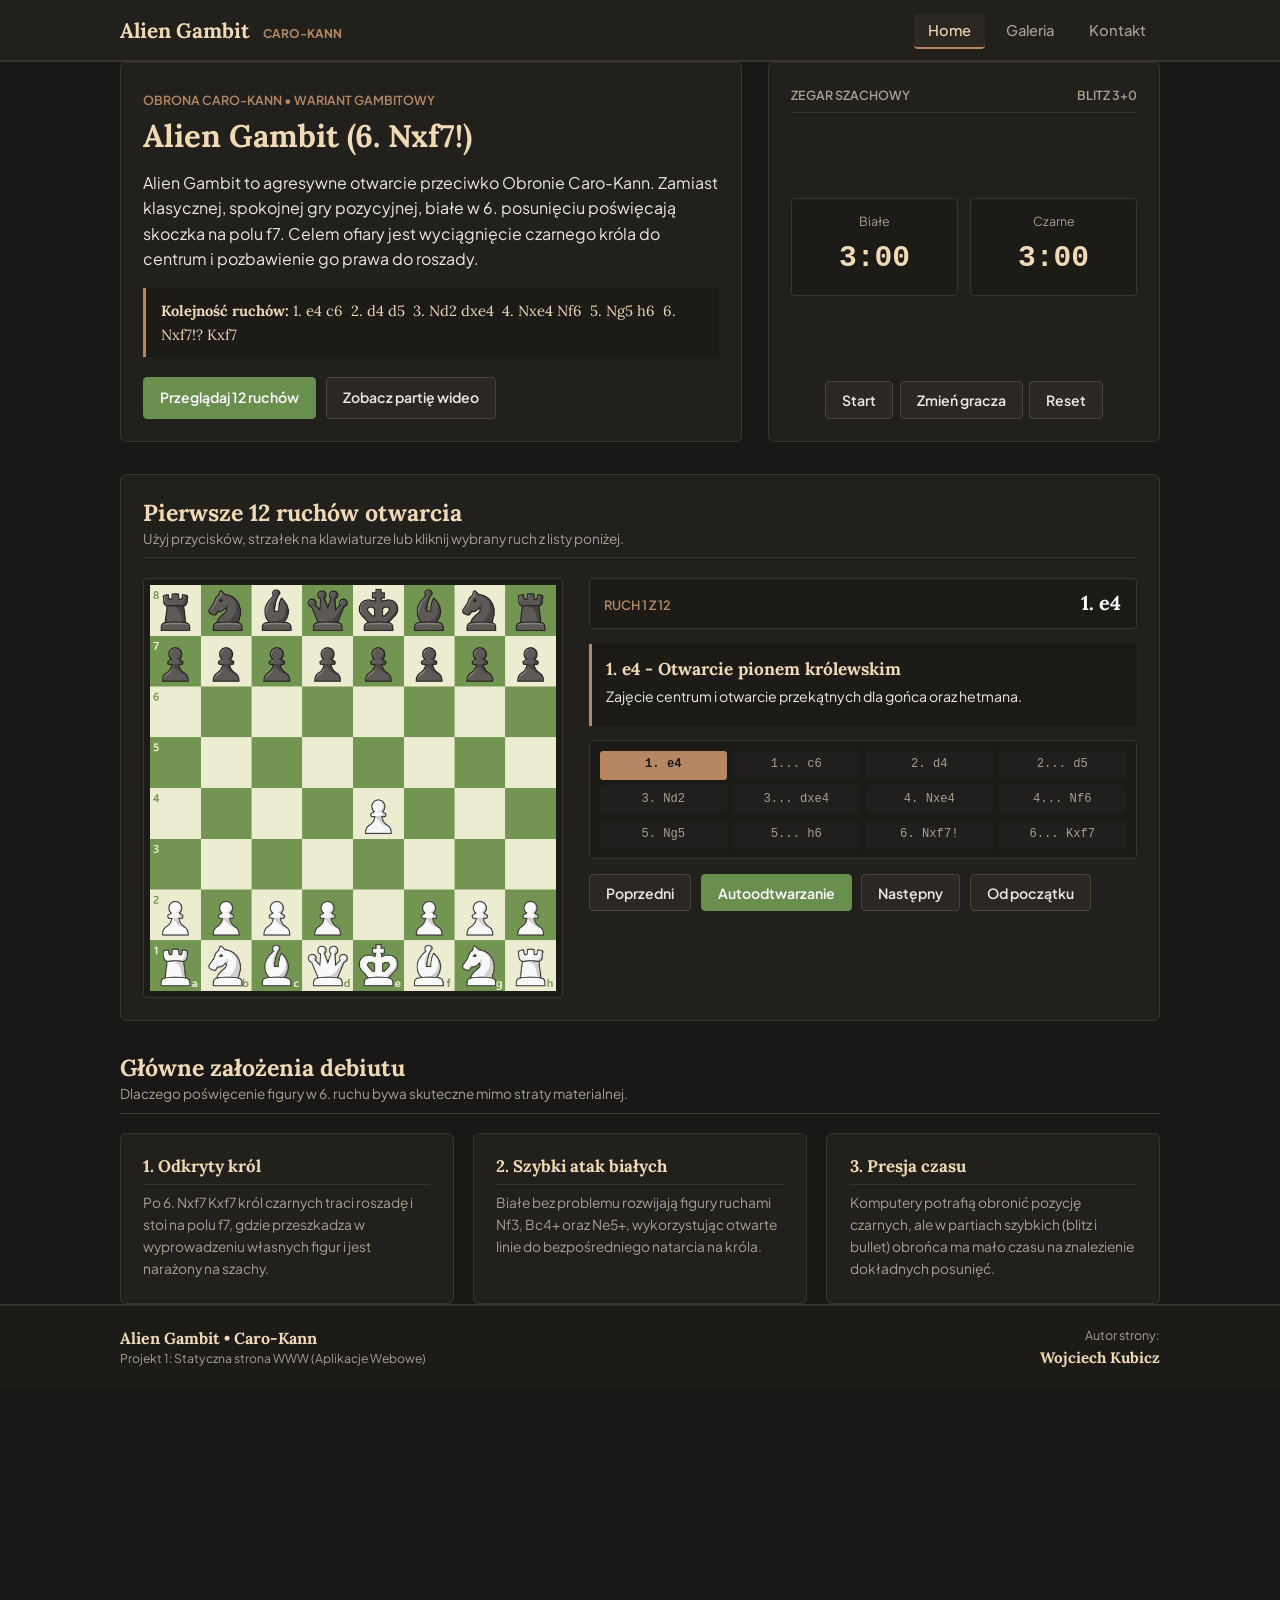
<file: index.html>
<!DOCTYPE html>
<html lang="pl">
<head>
  <meta charset="UTF-8">
  <meta http-equiv="refresh" content="0; url=Projekt_Alien_Gambit/index.html">
  <title>Alien Gambit</title>
</head>
<body>
  <p>Przekierowywanie do projektu: <a href="Projekt_Alien_Gambit/index.html">Alien Gambit</a></p>
</body>
</html>
</file>
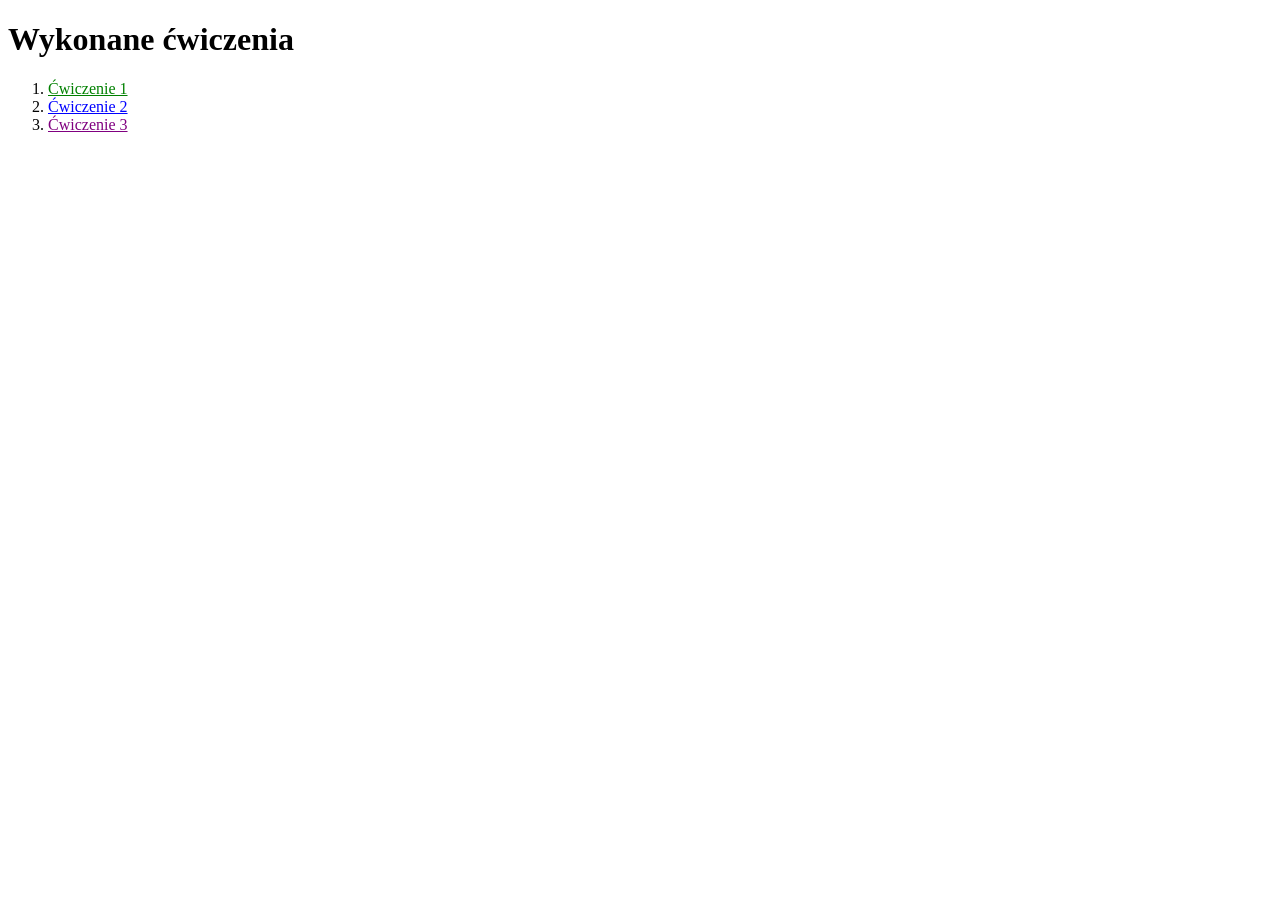
<file: Lab_01/index.html>
<!DOCTYPE html>
<html lang="pl">
<head>
    <meta charset="UTF-8">
    <title>Strona Główna - Lab 1</title>
    <link rel="stylesheet" href="style.css">
</head>
<body>
    <h1>Wykonane ćwiczenia</h1>
    
    <ol>
        <li><a href="cwiczenie1.html" class="link-cw1">Ćwiczenie 1</a></li>
        <li><a href="cwiczenie2.html" class="link-cw2">Ćwiczenie 2</a></li>
        <li><a href="cwiczenie3.html" class="link-cw3">Ćwiczenie 3</a></li>
    </ol>
</body>
</html>
</file>
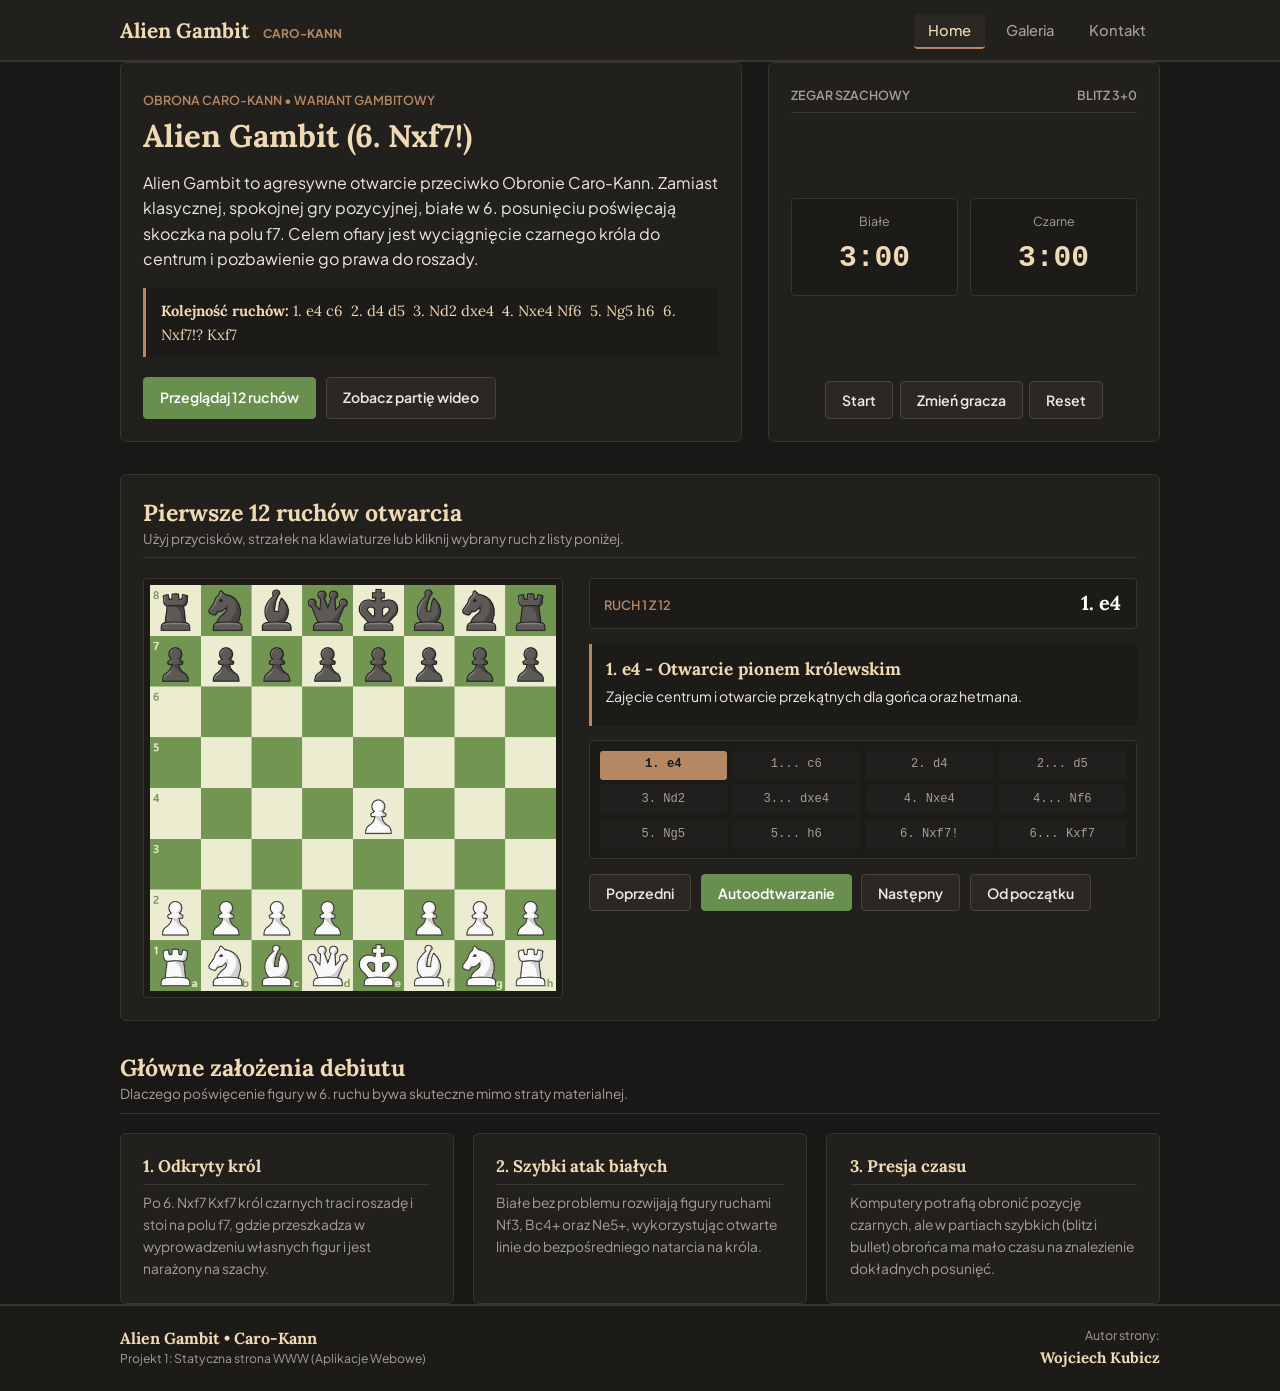
<file: Projekt_Alien_Gambit/index.html>
<!DOCTYPE html>
<html lang="pl">
<head>
  <meta charset="UTF-8" />
  <meta name="viewport" content="width=device-width, initial-scale=1.0" />
  <title>Alien Gambit | Otwarcie szachowe w Obronie Caro-Kann</title>
  <link rel="stylesheet" href="style.css" />
</head>
<body>

  <header class="site-header">
    <div class="container">
      <a href="index.html" class="logo">Alien Gambit <span>Caro-Kann</span></a>
      <button class="menu-btn" id="menu-btn" aria-label="Menu">&#9776;</button>
      <nav class="nav-menu" id="nav-menu">
        <ul class="nav-links">
          <li><a href="index.html" class="nav-link active">Home</a></li>
          <li><a href="gallery.html" class="nav-link">Galeria</a></li>
          <li><a href="contact.html" class="nav-link">Kontakt</a></li>
        </ul>
      </nav>
    </div>
  </header>

  <main class="container">

    <section class="intro-grid">
      <article class="panel">
        <span class="intro-meta">Obrona Caro-Kann &bull; Wariant gambitowy</span>
        <h1 class="intro-title">Alien Gambit (6. Nxf7!)</h1>
        <p>
          Alien Gambit to agresywne otwarcie przeciwko Obronie Caro-Kann. Zamiast klasycznej, 
          spokojnej gry pozycyjnej, białe w 6. posunięciu poświęcają skoczka na polu f7. 
          Celem ofiary jest wyciągnięcie czarnego króla do centrum i pozbawienie go prawa do roszady.
        </p>

        <div class="moves-strip">
          <strong>Kolejność ruchów:</strong> 1. e4 c6 &nbsp;2. d4 d5 &nbsp;3. Nd2 dxe4 &nbsp;4. Nxe4 Nf6 &nbsp;5. Ng5 h6 &nbsp;6. Nxf7!? Kxf7
        </div>

        <div class="btn-row">
          <a href="#move-viewer" class="btn btn-primary">Przeglądaj 12 ruchów</a>
          <a href="gallery.html" class="btn">Zobacz partię wideo</a>
        </div>
      </article>

      <aside class="panel clock-box" id="chess-clock">
        <div class="clock-head">
          <span>Zegar szachowy</span>
          <span>Blitz 3+0</span>
        </div>

        <div class="clock-faces">
          <div class="clock-side active" id="player-white">
            <div class="clock-label">Białe</div>
            <div class="clock-digits" id="time-white">3:00</div>
          </div>
          <div class="clock-side" id="player-black">
            <div class="clock-label">Czarne</div>
            <div class="clock-digits" id="time-black">3:00</div>
          </div>
        </div>

        <div class="clock-actions">
          <button class="btn" id="clock-start">Start</button>
          <button class="btn" id="clock-switch">Zmień gracza</button>
          <button class="btn" id="clock-reset">Reset</button>
        </div>
      </aside>
    </section>

    <section id="move-viewer" class="panel" style="margin-bottom: 2rem;">
      <div class="section-head">
        <h2>Pierwsze 12 ruchów otwarcia</h2>
        <p>Użyj przycisków, strzałek na klawiaturze lub kliknij wybrany ruch z listy poniżej.</p>
      </div>

      <div class="viewer-grid">
        <div class="board-frame">
          <img id="board-img" src="assets/board1.png" alt="Szachownica Alien Gambit" />
          <div id="sac-tag" class="sac-tag">Ofiara skoczka</div>
        </div>

        <div class="viewer-info">
          <div class="step-bar">
            <span class="step-count" id="step-count">Ruch 1 z 12</span>
            <span class="step-ply" id="ply-text">1. e4</span>
          </div>

          <div class="step-note">
            <h3 id="step-title">1. e4 - Otwarcie pionem królewskim</h3>
            <p id="step-desc">Zajęcie centrum i otwarcie przekątnych dla gońca oraz hetmana.</p>
          </div>

          <div class="moves-grid" id="moves-grid"></div>

          <div class="btn-row">
            <button class="btn" id="btn-prev">Poprzedni</button>
            <button class="btn btn-primary" id="btn-auto">Autoodtwarzanie</button>
            <button class="btn" id="btn-next">Następny</button>
            <button class="btn" id="btn-reset">Od początku</button>
          </div>
        </div>
      </div>
    </section>

    <section>
      <div class="section-head">
        <h2>Główne założenia debiutu</h2>
        <p>Dlaczego poświęcenie figury w 6. ruchu bywa skuteczne mimo straty materialnej.</p>
      </div>

      <div class="theory-grid">
        <article class="panel theory-card">
          <h3>1. Odkryty król</h3>
          <p>
            Po 6. Nxf7 Kxf7 król czarnych traci roszadę i stoi na polu f7, gdzie przeszkadza 
            w wyprowadzeniu własnych figur i jest narażony na szachy.
          </p>
        </article>

        <article class="panel theory-card">
          <h3>2. Szybki atak białych</h3>
          <p>
            Białe bez problemu rozwijają figury ruchami Nf3, Bc4+ oraz Ne5+, 
            wykorzystując otwarte linie do bezpośredniego natarcia na króla.
          </p>
        </article>

        <article class="panel theory-card">
          <h3>3. Presja czasu</h3>
          <p>
            Komputery potrafią obronić pozycję czarnych, ale w partiach szybkich (blitz i bullet) 
            obrońca ma mało czasu na znalezienie dokładnych posunięć.
          </p>
        </article>
      </div>
    </section>

  </main>

  <footer class="site-footer">
    <div class="container">
      <div class="footer-left">
        <h4>Alien Gambit &bull; Caro-Kann</h4>
        <p>Projekt 1: Statyczna strona WWW (Aplikacje Webowe)</p>
      </div>
      <div class="footer-right">
        <span>Autor strony:</span>
        <strong>Wojciech Kubicz</strong>
      </div>
    </div>
  </footer>

  <script src="script.js"></script>
</body>
</html>
</file>
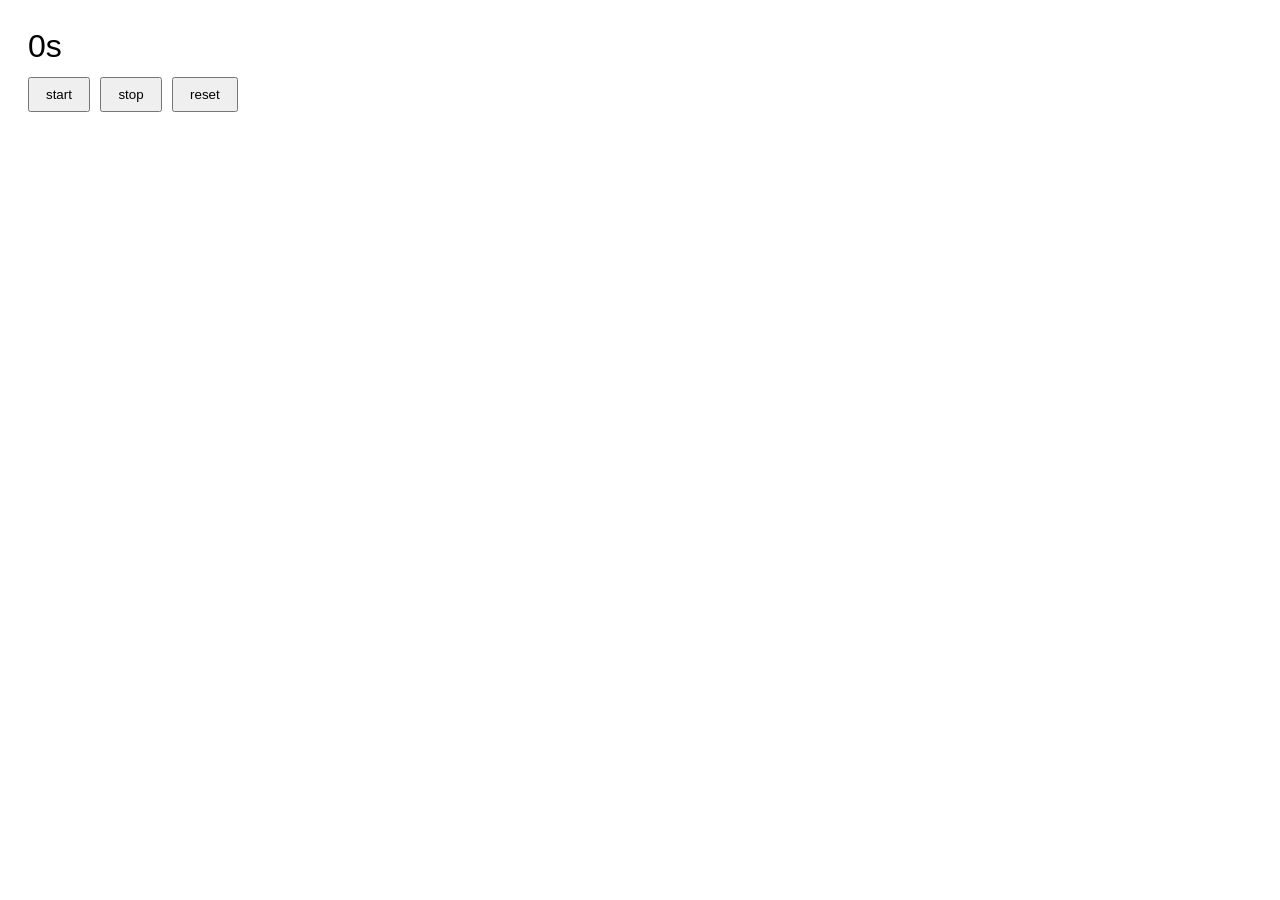
<file: lab03/cw1_stoper.html>
<!DOCTYPE html>
<html lang="pl">
<head>
  <meta charset="UTF-8">
  <title>Ćwiczenie 1: Stoper</title>
  <style>
    body { font-family: sans-serif; padding: 20px; }
    #czas { font-size: 2rem; margin-bottom: 12px; }
    button { padding: 8px 16px; margin-right: 6px; cursor: pointer; }
  </style>
</head>
<body>
  <div id="czas">0s</div>
  <button id="startBtn">start</button>
  <button id="stopBtn">stop</button>
  <button id="resetBtn">reset</button>

  <script>
    let sekundy = 0;
    let timer = null;

    const wyswietlacz = document.getElementById("czas");

    function aktualizujWidok() {
      if (sekundy < 60) {
        wyswietlacz.textContent = sekundy + "s";
      } else {
        const min = Math.floor(sekundy / 60);
        const sek = sekundy % 60;
        wyswietlacz.textContent = min + "min " + sek + "s";
      }
    }

    document.getElementById("startBtn").addEventListener("click", () => {
      if (timer !== null) return;
      timer = setInterval(() => {
        sekundy++;
        aktualizujWidok();
      }, 1000);
    });

    document.getElementById("stopBtn").addEventListener("click", () => {
      clearInterval(timer);
      timer = null;
    });

    document.getElementById("resetBtn").addEventListener("click", () => {
      clearInterval(timer);
      timer = null;
      sekundy = 0;
      aktualizujWidok();
    });
  </script>
</body>
</html>
</file>
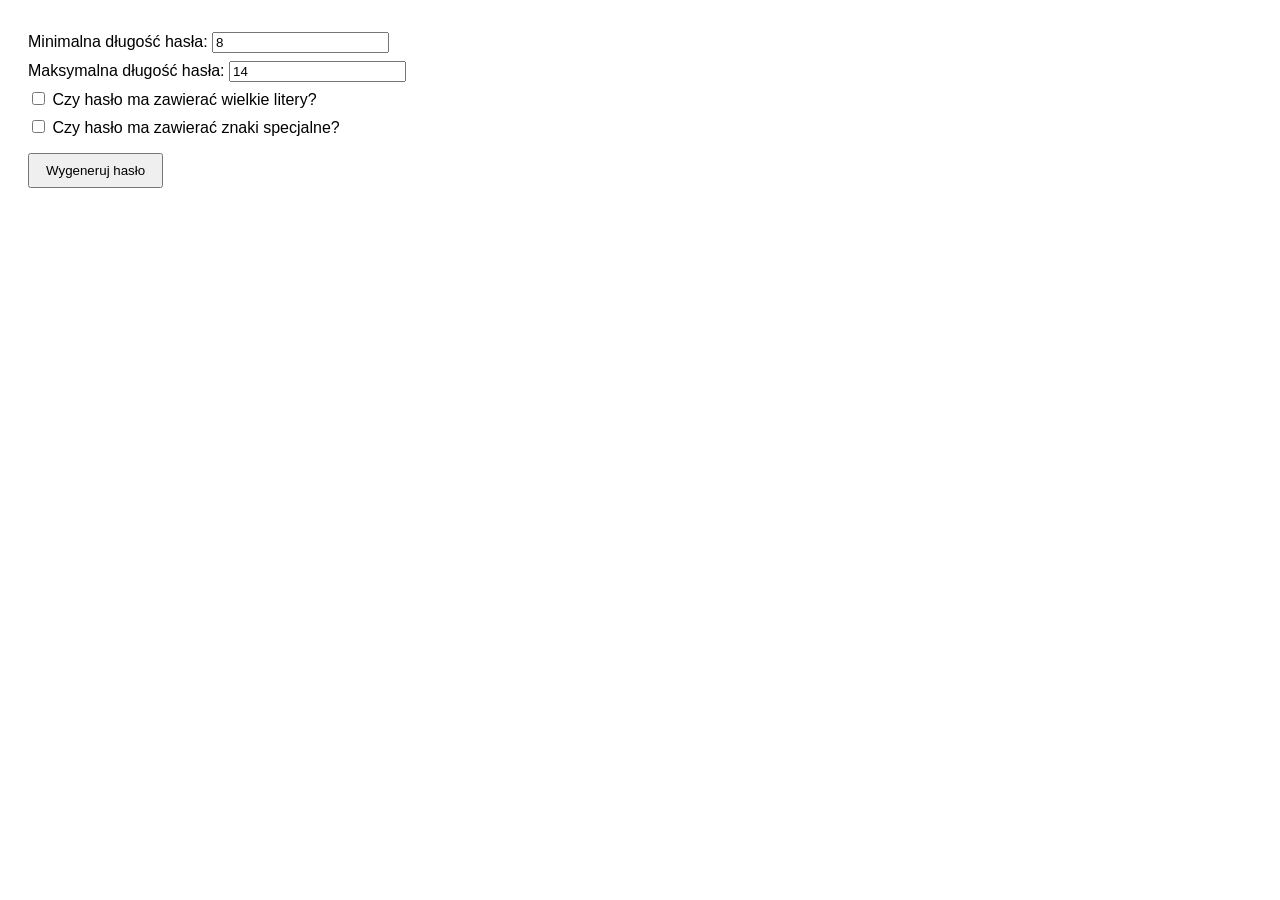
<file: lab03/cw2_generator.html>
<!DOCTYPE html>
<html lang="pl">
<head>
  <meta charset="UTF-8">
  <title>Ćwiczenie 2: Generator haseł</title>
  <style>
    body { font-family: sans-serif; padding: 20px; line-height: 1.8; }
    label { display: block; }
    button { margin-top: 10px; padding: 8px 16px; cursor: pointer; }
  </style>
</head>
<body>
  <label>Minimalna długość hasła: <input type="text" id="minLen" value="8"></label>
  <label>Maksymalna długość hasła: <input type="text" id="maxLen" value="14"></label>
  <label><input type="checkbox" id="wielkie"> Czy hasło ma zawierać wielkie litery?</label>
  <label><input type="checkbox" id="specjalne"> Czy hasło ma zawierać znaki specjalne?</label>
  <button id="generujBtn">Wygeneruj hasło</button>

  <script>
    const maleZnaki = "abcdefghijklmnopqrstuvwxyz0123456789";
    const wielkieZnaki = "ABCDEFGHIJKLMNOPQRSTUVWXYZ";
    const znakiSpecjalne = "!@#$%^&*()-_=+[]{};:,.<>?";

    function losujZnak(zestaw) {
      return zestaw[Math.floor(Math.random() * zestaw.length)];
    }

    document.getElementById("generujBtn").addEventListener("click", () => {
      const min = parseInt(document.getElementById("minLen").value, 10);
      const max = parseInt(document.getElementById("maxLen").value, 10);
      const czyWielkie = document.getElementById("wielkie").checked;
      const czySpecjalne = document.getElementById("specjalne").checked;

      if (isNaN(min) || isNaN(max) || min <= 0 || max < min) {
        alert("Podaj poprawne długości hasła (min > 0, max >= min).");
        return;
      }

      const dlugosc = Math.floor(Math.random() * (max - min + 1)) + min;
      let pula = maleZnaki;
      const wynik = [];

      if (czyWielkie) {
        pula += wielkieZnaki;
        wynik.push(losujZnak(wielkieZnaki));
      }
      if (czySpecjalne) {
        pula += znakiSpecjalne;
        wynik.push(losujZnak(znakiSpecjalne));
      }

      while (wynik.length < dlugosc) {
        wynik.push(losujZnak(pula));
      }

      // Krótkie przetasowanie, aby wymuszone znaki nie były zawsze na początku
      wynik.sort(() => Math.random() - 0.5);
      alert("Wygenerowane hasło: " + wynik.slice(0, dlugosc).join(""));
    });
  </script>
</body>
</html>
</file>
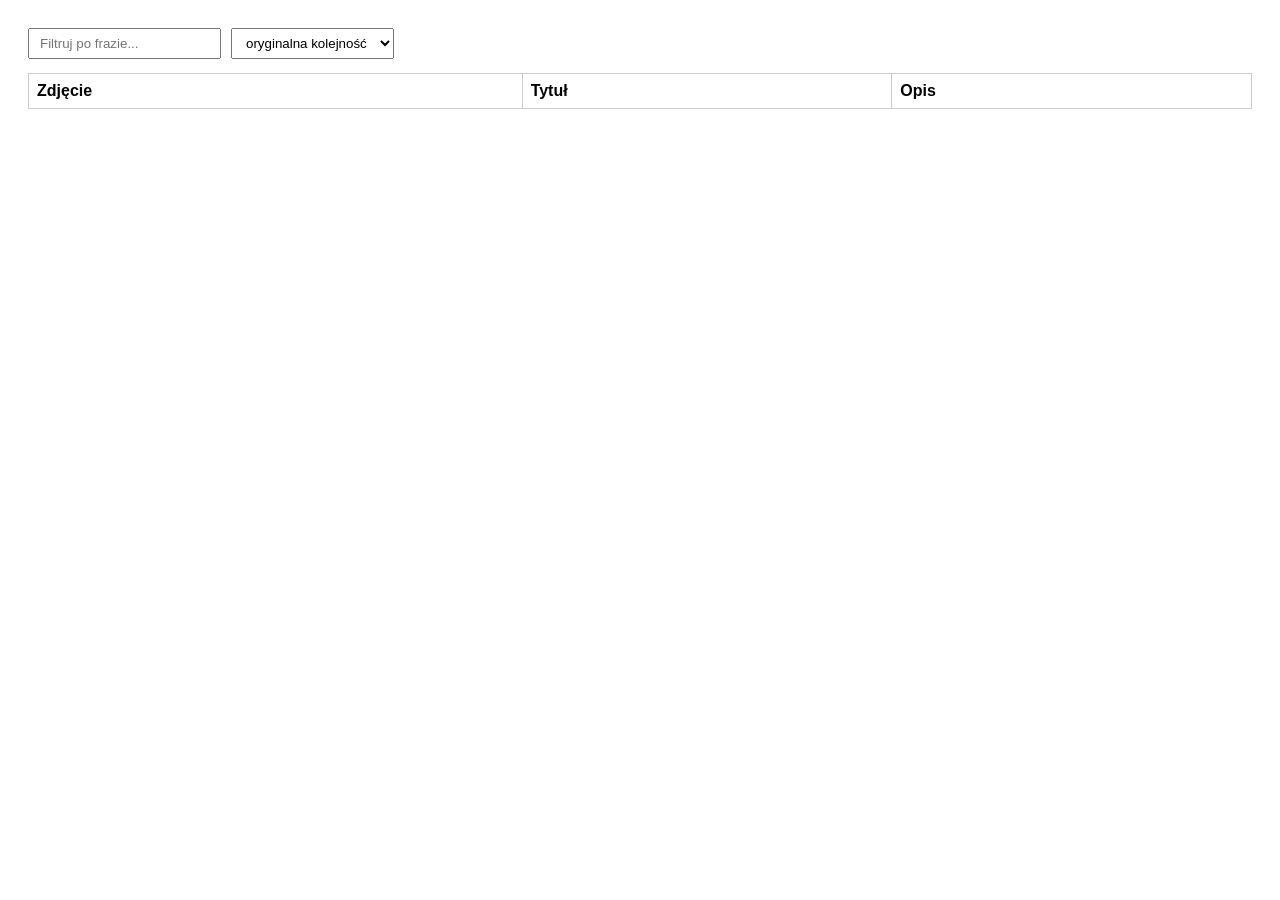
<file: lab03/cw3_produkty.html>
<!DOCTYPE html>
<html lang="pl">
<head>
  <meta charset="UTF-8">
  <title>Ćwiczenie 3: Produkty z API</title>
  <style>
    body { font-family: sans-serif; padding: 20px; }
    .filtry { margin-bottom: 14px; display: flex; gap: 10px; }
    input, select { padding: 6px 10px; }
    table { width: 100%; border-collapse: collapse; }
    th, td { border: 1px solid #ccc; padding: 8px; text-align: left; }
    img { width: 80px; height: auto; display: block; }
  </style>
</head>
<body>
  <div class="filtry">
    <input type="text" id="szukaj" placeholder="Filtruj po frazie...">
    <select id="sortuj">
      <option value="oryginalna">oryginalna kolejność</option>
      <option value="rosnaco">rosnąco</option>
      <option value="malejaco">malejąco</option>
    </select>
  </div>

  <table>
    <thead>
      <tr>
        <th>Zdjęcie</th>
        <th>Tytuł</th>
        <th>Opis</th>
      </tr>
    </thead>
    <tbody id="tabelaBody"></tbody>
  </table>

  <script>
    let oryginalneProdukty = [];
    const szukajInput = document.getElementById("szukaj");
    const sortujSelect = document.getElementById("sortuj");
    const tabelaBody = document.getElementById("tabelaBody");

    function wyswietlProdukty(lista) {
      tabelaBody.innerHTML = "";

      lista.forEach((produkt) => {
        const tr = document.createElement("tr");

        const tdImg = document.createElement("td");
        const img = document.createElement("img");
        img.src = produkt.thumbnail;
        img.alt = produkt.title;
        tdImg.appendChild(img);

        const tdTitle = document.createElement("td");
        tdTitle.textContent = produkt.title;

        const tdDesc = document.createElement("td");
        tdDesc.textContent = produkt.description;

        tr.appendChild(tdImg);
        tr.appendChild(tdTitle);
        tr.appendChild(tdDesc);
        tabelaBody.appendChild(tr);
      });
    }

    function aktualizujWidok() {
      const fraza = szukajInput.value.toLowerCase().trim();
      const trybSortowania = sortujSelect.value;

      let przefiltrowane = oryginalneProdukty.filter((p) =>
        p.title.toLowerCase().includes(fraza) ||
        p.description.toLowerCase().includes(fraza)
      );

      if (trybSortowania === "rosnaco") {
        przefiltrowane.sort((a, b) => a.title.localeCompare(b.title));
      } else if (trybSortowania === "malejaco") {
        przefiltrowane.sort((a, b) => b.title.localeCompare(a.title));
      }

      wyswietlProdukty(przefiltrowane);
    }

    async function pobierzDane() {
      const odpowiedz = await fetch("https://dummyjson.com/products");
      const dane = await odpowiedz.json();
      oryginalneProdukty = dane.products.slice(0, 30);
      aktualizujWidok();
    }

    szukajInput.addEventListener("input", aktualizujWidok);
    sortujSelect.addEventListener("change", aktualizujWidok);

    pobierzDane();
  </script>
</body>
</html>
</file>
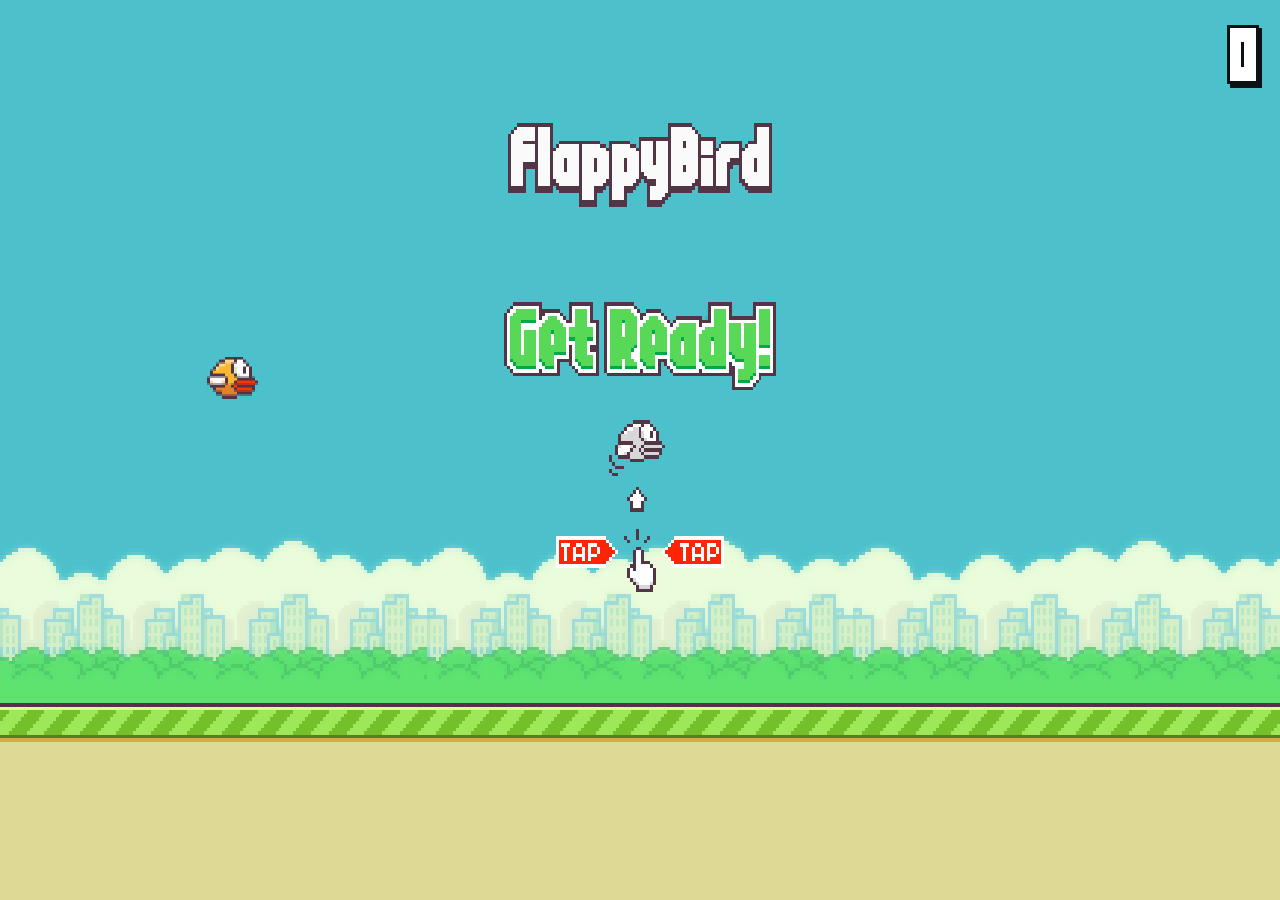
<file: lab03/flappy.html>
<!DOCTYPE html>
<html lang="pl">
<head>
  <meta charset="UTF-8">
  <title>Flappy Bird - Lab 3</title>
  <style>
    body {
      margin: 0;
      overflow: hidden;
      font-family: sans-serif;
    }
    .game-box {
      position: relative;
      width: 100vw;
      height: 100vh;
    }
    canvas {
      width: 100%;
      height: 100%;
      display: block;
      image-rendering: pixelated;
    }
    #gameOverPanel {
      display: none;
      position: absolute;
      left: 50%;
      top: 52%;
      transform: translate(-50%, -50%);
      width: 260px;
      background: rgba(255, 248, 220, 0.95);
      border: 3px solid #543847;
      border-radius: 8px;
      padding: 14px;
      text-align: center;
      box-sizing: border-box;
    }
    #gameOverPanel h3 {
      margin: 0 0 8px;
      color: #d9534f;
    }
    #gameOverPanel p {
      margin: 4px 0;
      font-size: 14px;
    }
    #topScores {
      text-align: left;
      margin: 8px auto;
      padding-left: 22px;
      font-size: 13px;
    }
    #restartBtn {
      margin-top: 8px;
      padding: 8px 16px;
      font-weight: bold;
      background: #73bf2e;
      color: #fff;
      border: 2px solid #543847;
      border-radius: 4px;
      cursor: pointer;
    }
  </style>
</head>
<body>
  <div class="game-box">
    <canvas id="gameCanvas" width="864" height="512"></canvas>

    <div id="gameOverPanel">
      <h3 id="congratsText" style="display:none; color:#2e8b57;">Gratulacje! Nowy rekord!</h3>
      <p>Wynik: <strong id="currentScore">0</strong></p>
      <p>Najlepszy wynik: <strong id="bestScore">0</strong></p>
      <p>Poprzednia gra: <strong id="prevScore">0</strong></p>
      <p><strong>Top 5 wyników:</strong></p>
      <ol id="topScores"></ol>
      <button id="restartBtn">Zagraj ponownie</button>
    </div>
  </div>

  <script src="flappy.js"></script>
</body>
</html>
</file>
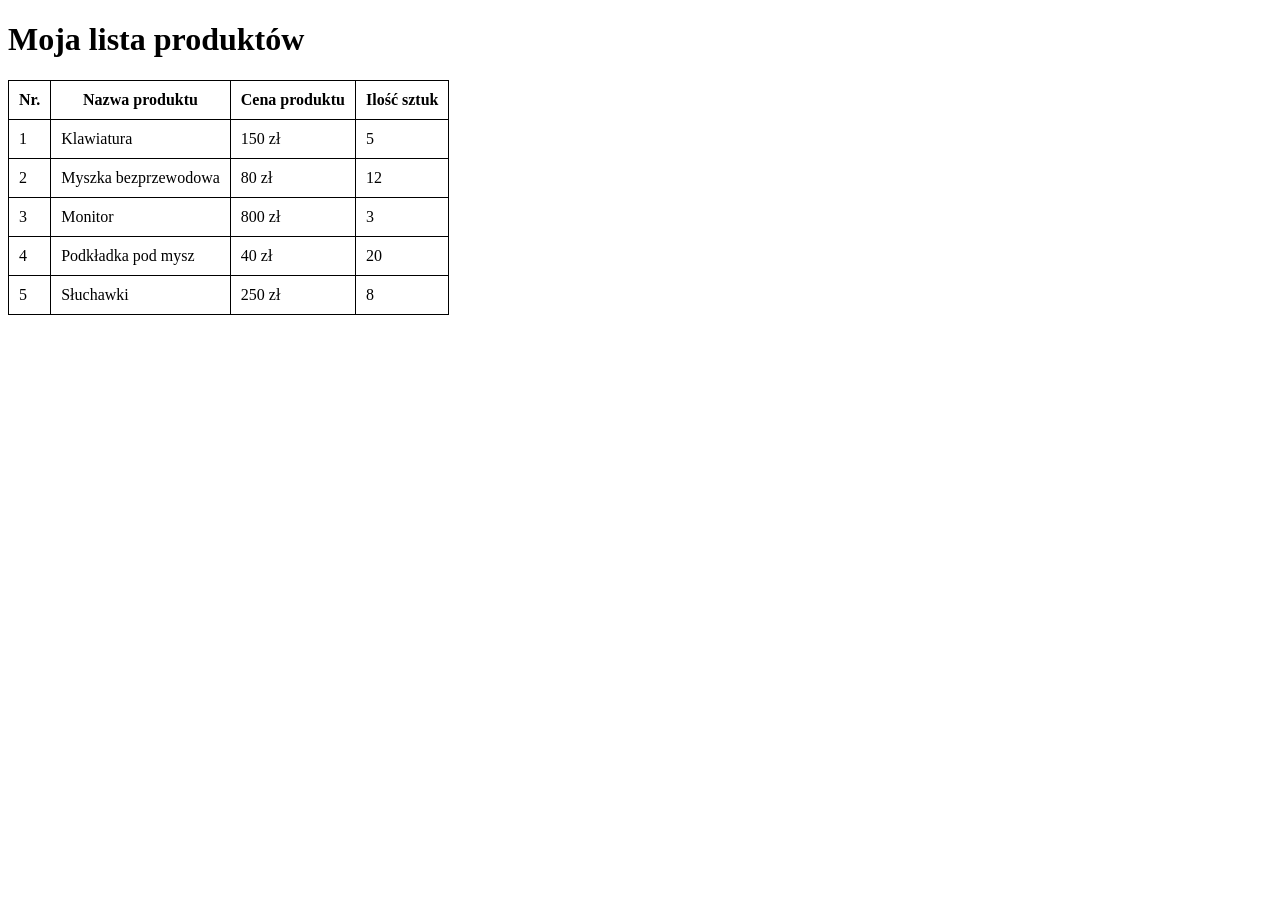
<file: Lab_01/cwiczenie2.html>
<!DOCTYPE html>
<html lang="pl">
<head>
    <meta charset="UTF-8">
    <title>Ćwiczenie 2 - Lista produktów</title>
    <link rel="stylesheet" href="style.css">
</head>
<body>
    <h1>Moja lista produktów</h1>
    
    <table>
        <tr>
            <th>Nr.</th>
            <th>Nazwa produktu</th>
            <th>Cena produktu</th>
            <th>Ilość sztuk</th>
        </tr>
        <tr>
            <td>1</td>
            <td>Klawiatura</td>
            <td>150 zł</td>
            <td>5</td>
        </tr>
        <tr>
            <td>2</td>
            <td>Myszka bezprzewodowa</td>
            <td>80 zł</td>
            <td>12</td>
        </tr>
        <tr>
            <td>3</td>
            <td>Monitor</td>
            <td>800 zł</td>
            <td>3</td>
        </tr>
        <tr>
            <td>4</td>
            <td>Podkładka pod mysz</td>
            <td>40 zł</td>
            <td>20</td>
        </tr>
        <tr>
            <td>5</td>
            <td>Słuchawki</td>
            <td>250 zł</td>
            <td>8</td>
        </tr>
    </table>
</body>
</html>
</file>
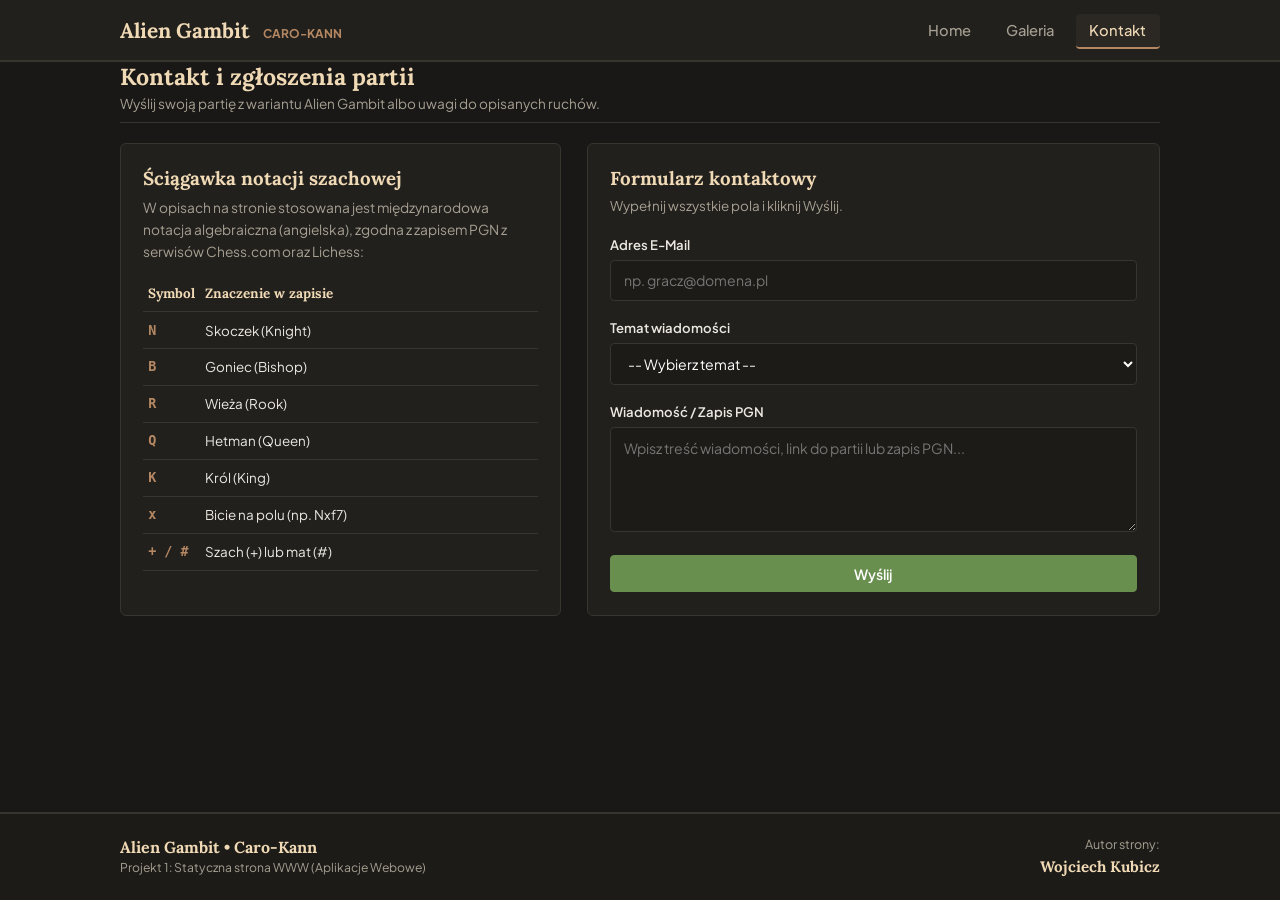
<file: Projekt_Alien_Gambit/contact.html>
<!DOCTYPE html>
<html lang="pl">
<head>
  <meta charset="UTF-8" />
  <meta name="viewport" content="width=device-width, initial-scale=1.0" />
  <title>Kontakt | Alien Gambit</title>
  <link rel="stylesheet" href="style.css" />
</head>
<body>

  <header class="site-header">
    <div class="container">
      <a href="index.html" class="logo">Alien Gambit <span>Caro-Kann</span></a>
      <button class="menu-btn" id="menu-btn" aria-label="Menu">&#9776;</button>
      <nav class="nav-menu" id="nav-menu">
        <ul class="nav-links">
          <li><a href="index.html" class="nav-link">Home</a></li>
          <li><a href="gallery.html" class="nav-link">Galeria</a></li>
          <li><a href="contact.html" class="nav-link active">Kontakt</a></li>
        </ul>
      </nav>
    </div>
  </header>

  <main class="container">

    <div class="section-head">
      <h2>Kontakt i zgłoszenia partii</h2>
      <p>Wyślij swoją partię z wariantu Alien Gambit albo uwagi do opisanych ruchów.</p>
    </div>

    <div class="contact-grid">
      <aside class="panel">
        <h3>Ściągawka notacji szachowej</h3>
        <p style="color: var(--muted); font-size: 0.86rem; margin-top: 0.4rem;">
          W opisach na stronie stosowana jest międzynarodowa notacja algebraiczna (angielska), 
          zgodna z zapisem PGN z serwisów Chess.com oraz Lichess:
        </p>

        <table class="cheat-table">
          <thead>
            <tr>
              <th>Symbol</th>
              <th>Znaczenie w zapisie</th>
            </tr>
          </thead>
          <tbody>
            <tr><td>N</td><td>Skoczek (Knight)</td></tr>
            <tr><td>B</td><td>Goniec (Bishop)</td></tr>
            <tr><td>R</td><td>Wieża (Rook)</td></tr>
            <tr><td>Q</td><td>Hetman (Queen)</td></tr>
            <tr><td>K</td><td>Król (King)</td></tr>
            <tr><td>x</td><td>Bicie na polu (np. Nxf7)</td></tr>
            <tr><td>+ / #</td><td>Szach (+) lub mat (#)</td></tr>
          </tbody>
        </table>
      </aside>

      <section class="panel">
        <h3 style="margin-bottom: 0.3rem;">Formularz kontaktowy</h3>
        <p style="color: var(--muted); font-size: 0.84rem; margin-bottom: 1.1rem;">Wypełnij wszystkie pola i kliknij Wyślij.</p>

        <form id="contact-form" novalidate>
          <div class="form-group">
            <label for="email">Adres E-Mail</label>
            <input type="text" id="email" name="email" class="form-control" placeholder="np. gracz@domena.pl" required />
            <div class="field-error">Wprowadź prawidłowy adres e-mail.</div>
          </div>

          <div class="form-group">
            <label for="topic">Temat wiadomości</label>
            <select id="topic" name="topic" class="form-control" required>
              <option value="" disabled selected>-- Wybierz temat --</option>
              <option value="partia">Zgłoszenie partii w Alien Gambicie</option>
              <option value="teoria">Uwagi do analizy otwarcia</option>
              <option value="pytanie">Pytanie o wariant</option>
              <option value="inne">Inny temat</option>
            </select>
            <div class="field-error">Wybierz temat z listy.</div>
          </div>

          <div class="form-group">
            <label for="message">Wiadomość / Zapis PGN</label>
            <textarea id="message" name="message" class="form-control" placeholder="Wpisz treść wiadomości, link do partii lub zapis PGN..." required></textarea>
            <div class="field-error">Wiadomość musi mieć minimum 10 znaków.</div>
          </div>

          <div class="form-group" style="margin-bottom: 0;">
            <input type="submit" class="btn btn-primary" style="width: 100%;" value="Wyślij" />
          </div>

          <div class="form-ok" id="form-ok">
            <strong>Wiadomość została wysłana.</strong> Formularz przeszedł walidację pomyślnie.
          </div>
        </form>
      </section>
    </div>

  </main>

  <footer class="site-footer">
    <div class="container">
      <div class="footer-left">
        <h4>Alien Gambit &bull; Caro-Kann</h4>
        <p>Projekt 1: Statyczna strona WWW (Aplikacje Webowe)</p>
      </div>
      <div class="footer-right">
        <span>Autor strony:</span>
        <strong>Wojciech Kubicz</strong>
      </div>
    </div>
  </footer>

  <script src="script.js"></script>
</body>
</html>
</file>
<file: Lab_01/style.css>
/* linki*/
.link-cw1 {
    color: green;
}

.link-cw2 {
    color: blue;
}

.link-cw3 {
    color: purple;
}
/* Cw1*/
.autor {
    color: #ff5733;
    font-weight: bold;
}
/* Cw2 */
table, th, td {
    border: 1px solid black;
    padding: 10px;
}

table {
    border-collapse: collapse;
}

/* Cw3*/
.wiersz {
    display: flex;
    gap: 20px;
    margin-bottom: 20px;
}

.kwadrat {
    width: 100px;
    height: 100px;
}

.kolor1 {
    background-color: red;
}

.kolor2 {
    background-color: blue;
}

.kolor3 {
    background-color: green;
}

.kolor4 {
    background-color: yellow;
}
</file>
<file: Projekt_Alien_Gambit/style.css>
/* Style strony Alien Gambit - Autor: Wojciech Kubicz */
@import url('https://fonts.googleapis.com/css2?family=Lora:wght@600;700&family=Plus+Jakarta+Sans:wght@400;500;600;700&display=swap');

:root {
  --bg: #191816;
  --panel: #22201d;
  --subtle: #1c1b18;
  --border: #38342e;
  --text: #ece8e1;
  --muted: #a69f92;
  --wood: #b58863;
  --wood-light: #f0d9b5;
  --green: #688f4e;
  --red: #c05c46;
}

* { box-sizing: border-box; margin: 0; padding: 0; }

body {
  font-family: 'Plus Jakarta Sans', sans-serif;
  background-color: var(--bg);
  color: var(--text);
  line-height: 1.6;
  display: flex;
  flex-direction: column;
  min-height: 100vh;
}

h1, h2, h3, h4 { font-family: 'Lora', Georgia, serif; color: var(--wood-light); line-height: 1.3; }
a { color: inherit; text-decoration: none; }
.container { width: 100%; max-width: 1080px; margin: 0 auto; padding: 0 1.25rem; }
main { flex: 1; padding: 2rem 0; }

/* Naglowek i nawigacja */
.site-header { background-color: var(--panel); border-bottom: 2px solid var(--border); padding: 0.85rem 0; }
.site-header .container { display: flex; justify-content: space-between; align-items: center; }
.logo { font-family: 'Lora', serif; font-size: 1.3rem; font-weight: 700; color: var(--wood-light); }
.logo span { font-family: 'Plus Jakarta Sans', sans-serif; font-size: 0.75rem; color: var(--wood); margin-left: 0.5rem; text-transform: uppercase; }

.nav-links { display: flex; list-style: none; gap: 0.5rem; }
.nav-link { font-size: 0.92rem; font-weight: 500; color: var(--muted); padding: 0.45rem 0.85rem; border-radius: 4px; border-bottom: 2px solid transparent; }
.nav-link:hover, .nav-link.active { color: var(--wood-light); background-color: #2b2824; }
.nav-link.active { border-bottom-color: var(--wood); }
.menu-btn { display: none; background: none; border: 1px solid var(--border); color: #fff; font-size: 1.2rem; padding: 0.2rem 0.55rem; border-radius: 4px; cursor: pointer; }

/* Panele, naglowki sekcji i przyciski */
.panel { background-color: var(--panel); border: 1px solid var(--border); border-radius: 6px; padding: 1.4rem; }
.section-head { border-bottom: 1px solid var(--border); padding-bottom: 0.5rem; margin-bottom: 1.2rem; }
.section-head h2 { font-size: 1.45rem; }
.section-head p { font-size: 0.85rem; color: var(--muted); }

.btn {
  display: inline-block;
  padding: 0.55rem 1rem;
  font-size: 0.88rem;
  font-weight: 600;
  font-family: inherit;
  border-radius: 4px;
  border: 1px solid #48433b;
  background-color: #2b2824;
  color: var(--text);
  cursor: pointer;
}
.btn:hover { background-color: #3a3630; color: #fff; }
.btn-primary { background-color: var(--green); border-color: var(--green); color: #fff; }
.btn-primary:hover { background-color: #587c40; }

/* Strona glowna - wstep i zegar */
.intro-grid { display: grid; grid-template-columns: 1.35fr 0.85fr; gap: 1.6rem; margin-bottom: 2rem; }
.intro-meta { font-size: 0.78rem; color: var(--wood); text-transform: uppercase; font-weight: 600; }
.intro-title { font-size: 1.95rem; margin: 0.3rem 0 0.8rem; }
.moves-strip {
  background: var(--subtle);
  border-left: 3px solid var(--wood);
  padding: 0.7rem 0.9rem;
  margin: 1rem 0 1.2rem;
  font-family: 'Lora', serif;
  font-size: 0.92rem;
  color: var(--wood-light);
}
.btn-row { display: flex; gap: 0.6rem; flex-wrap: wrap; }

/* Zegar szachowy */
.clock-box { display: flex; flex-direction: column; justify-content: space-between; }
.clock-head { display: flex; justify-content: space-between; border-bottom: 1px solid var(--border); padding-bottom: 0.4rem; font-size: 0.78rem; font-weight: 600; color: var(--muted); text-transform: uppercase; }
.clock-faces { display: grid; grid-template-columns: 1fr 1fr; gap: 0.8rem; margin: 1rem 0; }
.clock-side { background-color: var(--subtle); border: 1px solid var(--border); border-radius: 4px; padding: 0.8rem 0.5rem; text-align: center; }
.clock-label { font-size: 0.78rem; color: var(--muted); margin-bottom: 0.2rem; }
.clock-digits { font-family: monospace; font-size: 1.85rem; font-weight: 700; color: var(--wood-light); }

#player-white.active { background-color: #f7f5f0; border-color: #fff; }
#player-white.active .clock-label { color: #504c45; font-weight: 600; }
#player-white.active .clock-digits { color: #1a1916; }
#player-black.active { background-color: #0d0c0a; border-color: #555; }
#player-black.active .clock-label { color: var(--muted); font-weight: 600; }
#player-black.active .clock-digits { color: #fff; }
.clock-actions { display: flex; gap: 0.4rem; justify-content: center; flex-wrap: wrap; }

/* Przegladarka 12 ruchow */
.viewer-grid { display: grid; grid-template-columns: 420px 1fr; gap: 1.6rem; align-items: start; }
.board-frame { background-color: var(--subtle); border: 1px solid var(--border); border-radius: 4px; padding: 6px; position: relative; }
.board-frame img { width: 100%; aspect-ratio: 1/1; display: block; }
.sac-tag { position: absolute; top: 12px; right: 12px; background-color: var(--red); color: #fff; font-size: 0.75rem; font-weight: 600; padding: 3px 8px; border-radius: 4px; display: none; }

.viewer-info { display: flex; flex-direction: column; gap: 0.9rem; }
.step-bar { display: flex; justify-content: space-between; align-items: baseline; background-color: var(--subtle); border: 1px solid var(--border); padding: 0.55rem 0.9rem; border-radius: 4px; }
.step-count { font-size: 0.8rem; color: var(--wood); font-weight: 600; text-transform: uppercase; }
.step-ply { font-family: 'Lora', serif; font-size: 1.25rem; font-weight: 700; color: #fff; }
.step-note { background-color: var(--subtle); border-left: 3px solid var(--wood); padding: 0.9rem; min-height: 82px; }
.step-note h3 { font-size: 1.08rem; margin-bottom: 0.3rem; }
.step-note p { font-size: 0.88rem; }

.moves-grid { display: grid; grid-template-columns: repeat(4, 1fr); gap: 0.35rem; background-color: var(--subtle); border: 1px solid var(--border); padding: 0.6rem; border-radius: 4px; }
.move-chip { font-size: 0.76rem; font-family: monospace; padding: 0.3rem; border-radius: 3px; color: var(--muted); background-color: rgba(255,255,255,0.02); cursor: pointer; text-align: center; }
.move-chip.active { background-color: var(--wood); color: #191816; font-weight: 700; }

/* Sekcja teorii (3 kolumny) */
.theory-grid { display: grid; grid-template-columns: repeat(3, 1fr); gap: 1.2rem; }
.theory-card h3 { font-size: 1.05rem; margin-bottom: 0.45rem; border-bottom: 1px solid var(--border); padding-bottom: 0.35rem; }
.theory-card p { font-size: 0.86rem; color: var(--muted); }

/* Galeria i wideo */
.video-grid { display: grid; grid-template-columns: 440px 1fr; gap: 1.6rem; align-items: center; margin-bottom: 2rem; }
.video-grid video { width: 100%; display: block; border-radius: 4px; border: 1px solid var(--border); }
.game-info { display: flex; flex-direction: column; gap: 0.8rem; }
.game-info p { font-size: 0.88rem; color: var(--muted); }
.pgn-box { background-color: var(--subtle); border: 1px solid var(--border); border-radius: 4px; padding: 0.75rem; position: relative; font-family: monospace; font-size: 0.76rem; color: var(--muted); }
.pgn-box button { position: absolute; top: 6px; right: 6px; font-size: 0.72rem; padding: 2px 7px; }

.gallery-grid { display: grid; grid-template-columns: repeat(auto-fill, minmax(220px, 1fr)); gap: 1rem; }
.gallery-card { background-color: var(--panel); border: 1px solid var(--border); border-radius: 4px; overflow: hidden; cursor: pointer; }
.gallery-card:hover { border-color: var(--wood); }
.gallery-card img { width: 100%; aspect-ratio: 1/1; display: block; }
.card-body { padding: 0.65rem; }
.card-top { display: flex; justify-content: space-between; font-family: 'Lora', serif; font-weight: 700; font-size: 0.9rem; }
.card-side { font-family: 'Plus Jakarta Sans', sans-serif; font-size: 0.72rem; color: var(--wood); }
.card-note { font-size: 0.76rem; color: var(--muted); margin-top: 0.2rem; }

/* Okno modalne (Lightbox) */
.modal { display: none; position: fixed; inset: 0; background-color: rgba(10, 9, 8, 0.88); z-index: 100; justify-content: center; align-items: center; padding: 1.5rem; }
.modal.open { display: flex; }
.modal-box { max-width: 460px; width: 100%; background-color: var(--panel); border: 1px solid var(--border); border-radius: 6px; overflow: hidden; position: relative; }
.modal-box img { width: 100%; display: block; }
.modal-info { padding: 0.9rem; }
.modal-close { position: absolute; top: 8px; right: 8px; background: rgba(0,0,0,0.7); color: #fff; border: none; width: 30px; height: 30px; border-radius: 50%; font-size: 1.1rem; cursor: pointer; }

/* Kontakt i formularz */
.contact-grid { display: grid; grid-template-columns: 1fr 1.3fr; gap: 1.6rem; }
.cheat-table { width: 100%; border-collapse: collapse; font-size: 0.84rem; margin-top: 0.8rem; }
.cheat-table th, .cheat-table td { border-bottom: 1px solid var(--border); padding: 0.45rem 0.3rem; text-align: left; }
.cheat-table th { color: var(--wood-light); font-family: 'Lora', serif; }
.cheat-table td:first-child { font-family: monospace; color: var(--wood); font-weight: 700; width: 55px; }

.form-group { margin-bottom: 1rem; }
.form-group label { display: block; font-size: 0.82rem; font-weight: 600; margin-bottom: 0.3rem; }
.form-control { width: 100%; background-color: var(--subtle); border: 1px solid var(--border); border-radius: 4px; padding: 0.65rem 0.8rem; color: #fff; font-family: inherit; font-size: 0.88rem; }
.form-control:focus { outline: none; border-color: var(--wood); }
textarea.form-control { min-height: 105px; resize: vertical; }
.field-error { color: var(--red); font-size: 0.78rem; margin-top: 0.25rem; display: none; }
.form-group.has-error .form-control { border-color: var(--red); }
.form-group.has-error .field-error { display: block; }
.form-group.is-valid .form-control { border-color: var(--green); }
.form-ok { display: none; background-color: rgba(104,143,78,0.15); border: 1px solid var(--green); border-radius: 4px; padding: 0.8rem; margin-top: 0.9rem; color: #cfe6bc; text-align: center; font-size: 0.88rem; }
.form-ok.show { display: block; }

/* Stopka */
.site-footer { background-color: var(--subtle); border-top: 2px solid var(--border); padding: 1.3rem 0; margin-top: auto; }
.site-footer .container { display: flex; justify-content: space-between; align-items: center; flex-wrap: wrap; gap: 1rem; }
.footer-left p { font-size: 0.76rem; color: var(--muted); }
.footer-right { text-align: right; font-size: 0.78rem; color: var(--muted); }
.footer-right strong { display: block; font-family: 'Lora', serif; font-size: 0.95rem; color: var(--wood-light); }

/* Responsywnosc (RWD) */
@media (max-width: 900px) {
  .intro-grid, .viewer-grid, .video-grid, .contact-grid { grid-template-columns: 1fr; }
  .board-frame, .video-grid video { max-width: 440px; margin: 0 auto; }
}
@media (max-width: 650px) {
  .theory-grid { grid-template-columns: 1fr; }
  .menu-btn { display: block; }
  .nav-menu { display: none; position: absolute; top: 58px; left: 0; right: 0; background-color: var(--panel); border-bottom: 2px solid var(--border); padding: 1rem; z-index: 20; }
  .nav-menu.open { display: block; }
  .nav-links { flex-direction: column; text-align: center; }
  .site-footer .container { flex-direction: column; align-items: flex-start; }
  .footer-right { text-align: left; }
}
</file>
